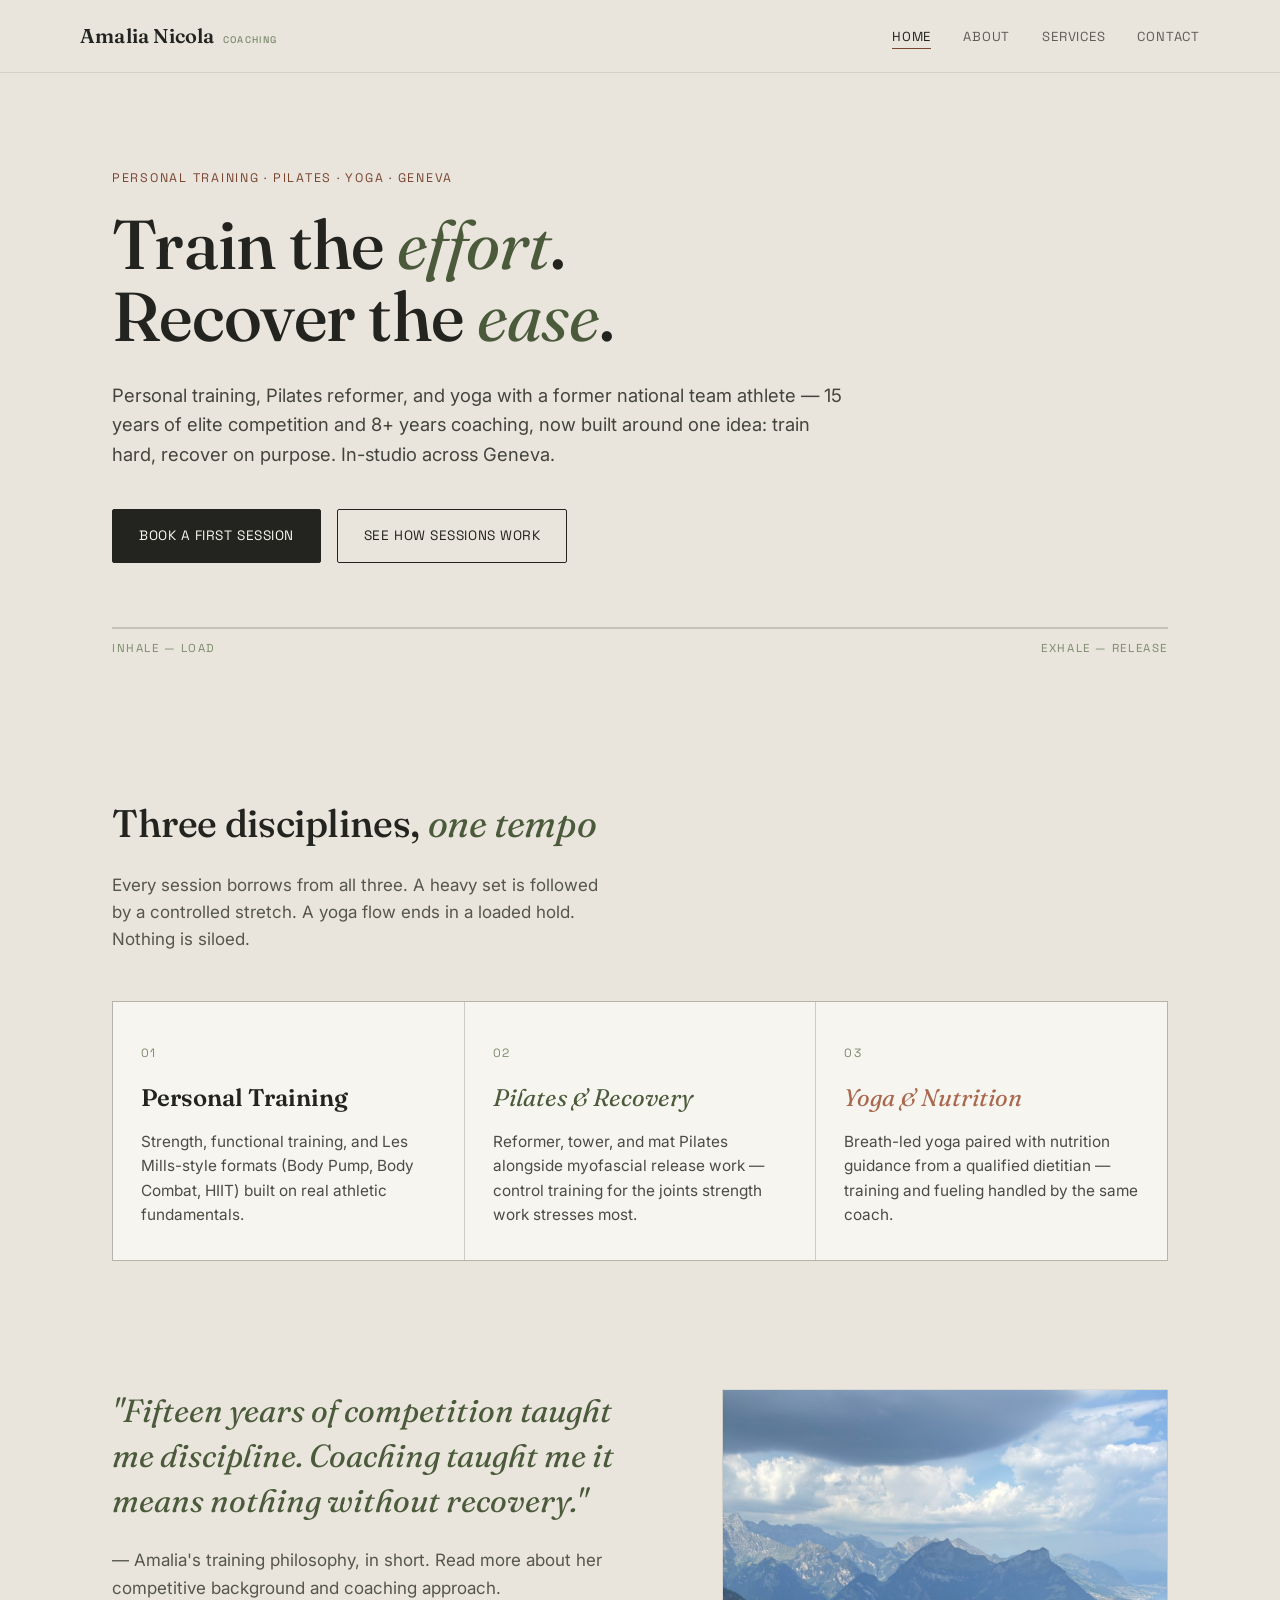
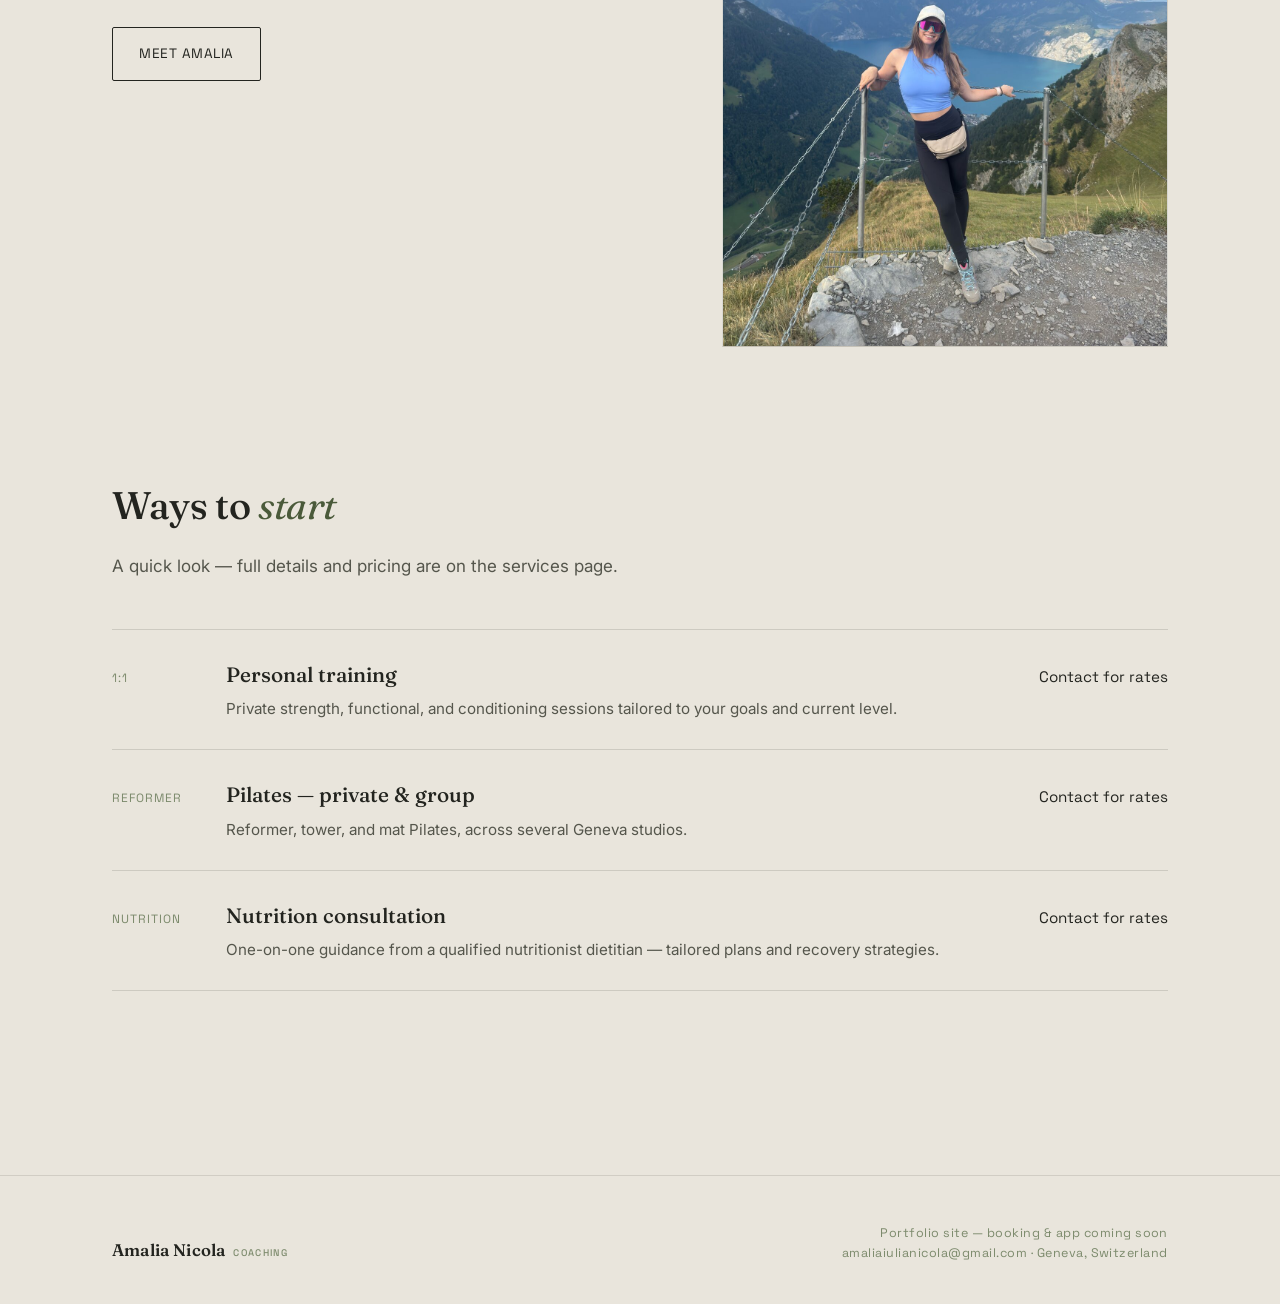
<file: index.html>
<!DOCTYPE html>
<html lang="en">
<head>
<meta charset="UTF-8">
<meta name="viewport" content="width=device-width, initial-scale=1.0">
<title>Amalia Nicola — Personal Training, Pilates & Yoga in Geneva</title>
<meta name="description" content="Personal training, group fitness, and Pilates & yoga coaching in Geneva with Amalia Nicola — former national team athlete, Les Mills & TRX certified, master's in nutrition.">
<link rel="stylesheet" href="style.css">
</head>
<body>

<header class="site">
  <div class="wrap nav">
    <a href="index.html" class="wordmark">Amalia Nicola <small>Coaching</small></a>
    <nav>
      <ul class="nav-links">
        <li><a href="index.html" aria-current="page">Home</a></li>
        <li><a href="about.html">About</a></li>
        <li><a href="services.html">Services</a></li>
        <li><a href="contact.html">Contact</a></li>
      </ul>
    </nav>
  </div>
</header>

<main>
  <section class="hero">
    <div class="wrap">
      <p class="eyebrow">Personal Training · Pilates · Yoga · Geneva</p>
      <h1>Train the <em>effort</em>.<br>Recover the <em>ease</em>.</h1>
      <p class="lede">Personal training, Pilates reformer, and yoga with a former national team athlete — 15 years of elite competition and 8+ years coaching, now built around one idea: train hard, recover on purpose. In-studio across Geneva.</p>
      <div class="cta-row">
        <a href="contact.html" class="btn btn-primary">Book a first session</a>
        <a href="services.html" class="btn btn-ghost">See how sessions work</a>
      </div>

      <div class="tempo-bar animate" role="img" aria-label="A slow expanding and contracting line, representing breath and rep tempo"></div>
      <div class="tempo-label">
        <span>Inhale — load</span>
        <span>Exhale — release</span>
      </div>
    </div>
  </section>

  <section>
    <div class="wrap">
      <div class="section-head">
        <h2>Three disciplines, <em>one tempo</em></h2>
        <p class="section-sub">Every session borrows from all three. A heavy set is followed by a controlled stretch. A yoga flow ends in a loaded hold. Nothing is siloed.</p>
      </div>
      <div class="pillars">
        <div class="pillar strength">
          <span class="num">01</span>
          <h3>Personal Training</h3>
          <p>Strength, functional training, and Les Mills-style formats (Body Pump, Body Combat, HIIT) built on real athletic fundamentals.</p>
        </div>
        <div class="pillar mobility">
          <span class="num">02</span>
          <h3>Pilates &amp; Recovery</h3>
          <p>Reformer, tower, and mat Pilates alongside myofascial release work — control training for the joints strength work stresses most.</p>
        </div>
        <div class="pillar yoga">
          <span class="num">03</span>
          <h3>Yoga &amp; Nutrition</h3>
          <p>Breath-led yoga paired with nutrition guidance from a qualified dietitian — training and fueling handled by the same coach.</p>
        </div>
      </div>
    </div>
  </section>

  <section>
    <div class="wrap two-col">
      <div>
        <blockquote class="quote">"Fifteen years of competition taught me discipline. Coaching taught me it means nothing without recovery."</blockquote>
        <p style="margin-top:24px; color:#55564c; max-width: 46ch;">— Amalia's training philosophy, in short. Read more about her competitive background and coaching approach.</p>
        <a href="about.html" class="btn btn-ghost" style="margin-top: 8px;">Meet Amalia</a>
      </div>
      <div class="portrait">
        <img src="images/amalia-hero.jpg" alt="Amalia Nicola smiling outdoors in the Swiss Alps, overlooking a lake" style="width:100%; height:100%; object-fit:cover;">
      </div>
    </div>
  </section>

  <section>
    <div class="wrap">
      <div class="section-head">
        <h2>Ways to <em>start</em></h2>
        <p class="section-sub">A quick look — full details and pricing are on the services page.</p>
      </div>
      <div class="rows">
        <div class="row">
          <span class="tag">1:1</span>
          <div>
            <h3>Personal training</h3>
            <p>Private strength, functional, and conditioning sessions tailored to your goals and current level.</p>
          </div>
          <span class="price">Contact for rates</span>
        </div>
        <div class="row">
          <span class="tag">Reformer</span>
          <div>
            <h3>Pilates — private &amp; group</h3>
            <p>Reformer, tower, and mat Pilates, across several Geneva studios.</p>
          </div>
          <span class="price">Contact for rates</span>
        </div>
        <div class="row">
          <span class="tag">Nutrition</span>
          <div>
            <h3>Nutrition consultation</h3>
            <p>One-on-one guidance from a qualified nutritionist dietitian — tailored plans and recovery strategies.</p>
          </div>
          <span class="price">Contact for rates</span>
        </div>
      </div>
    </div>
  </section>
</main>

<footer class="site">
  <div class="wrap footer-grid">
    <a href="index.html" class="wordmark">Amalia Nicola <small>Coaching</small></a>
    <div class="footer-meta">
      Portfolio site — booking &amp; app coming soon<br>
      amaliaiulianicola@gmail.com · Geneva, Switzerland
    </div>
  </div>
</footer>

</body>
</html>
</file>
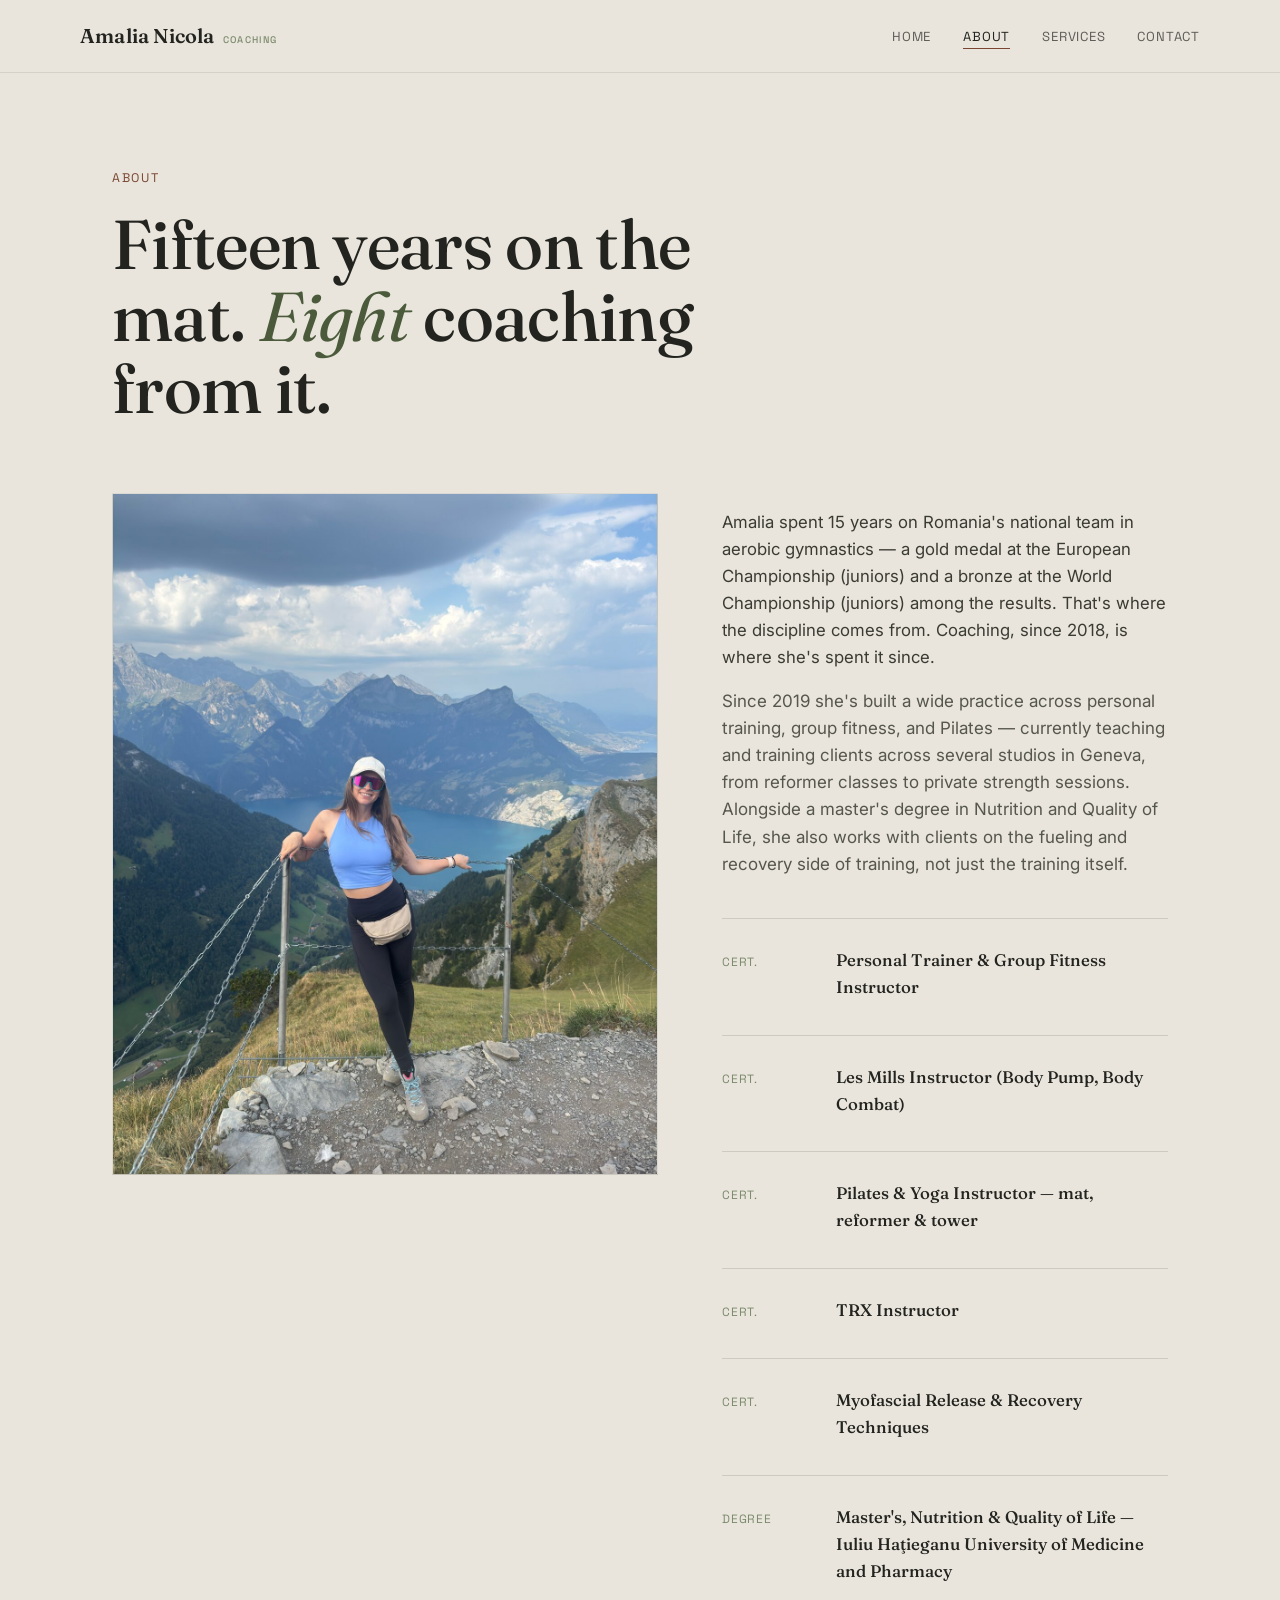
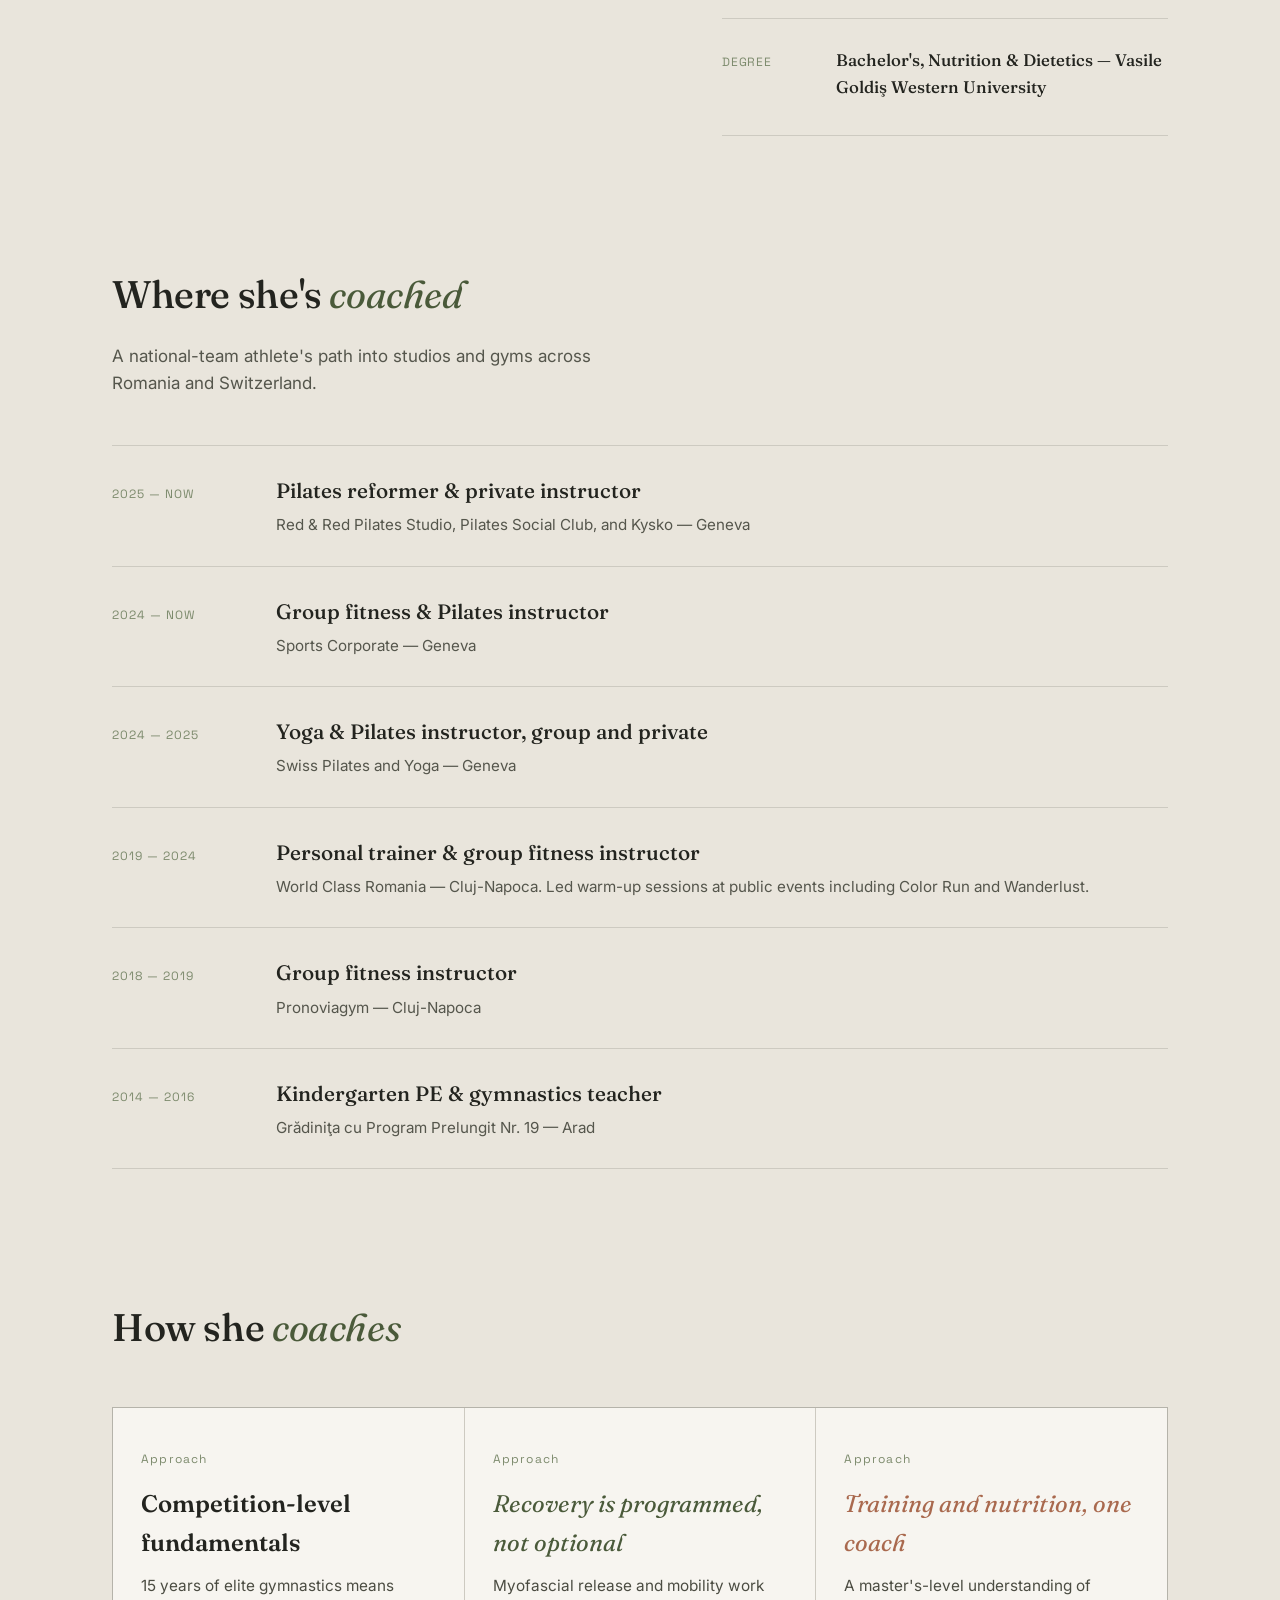
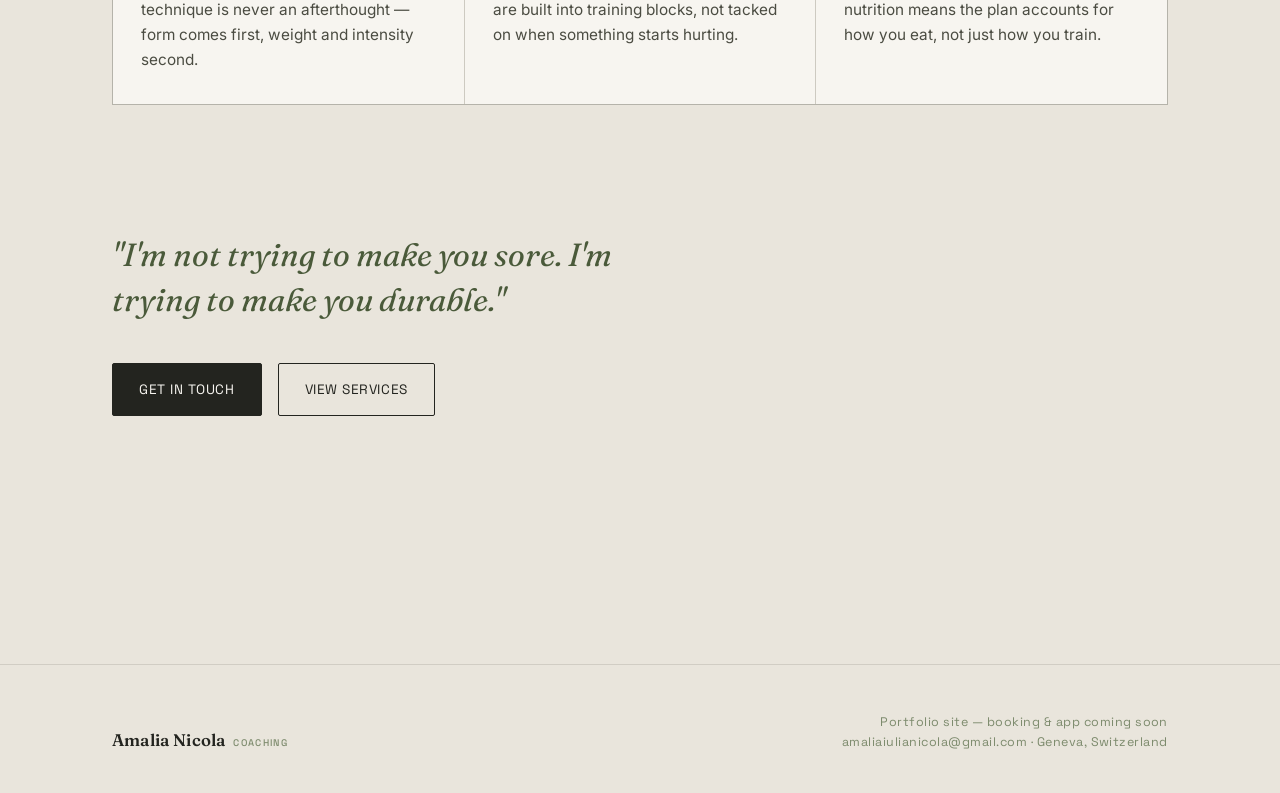
<file: about.html>
<!DOCTYPE html>
<html lang="en">
<head>
<meta charset="UTF-8">
<meta name="viewport" content="width=device-width, initial-scale=1.0">
<title>About — Amalia Nicola Coaching</title>
<meta name="description" content="Former national team gymnast, personal trainer, and Pilates & yoga instructor in Geneva. Background, certifications, and coaching philosophy.">
<link rel="stylesheet" href="style.css">
</head>
<body>

<header class="site">
  <div class="wrap nav">
    <a href="index.html" class="wordmark">Amalia Nicola <small>Coaching</small></a>
    <nav>
      <ul class="nav-links">
        <li><a href="index.html">Home</a></li>
        <li><a href="about.html" aria-current="page">About</a></li>
        <li><a href="services.html">Services</a></li>
        <li><a href="contact.html">Contact</a></li>
      </ul>
    </nav>
  </div>
</header>

<main>
  <section class="hero" style="padding-bottom: 40px;">
    <div class="wrap">
      <p class="eyebrow">About</p>
      <h1 style="max-width: 15ch;">Fifteen years on the mat. <em>Eight</em> coaching from it.</h1>
    </div>
  </section>

  <section style="padding-top:0;">
    <div class="wrap two-col">
      <div class="portrait">
        <img src="images/amalia-hero.jpg" alt="Amalia Nicola smiling outdoors in the Swiss Alps, overlooking a lake" style="width:100%; height:100%; object-fit:cover;">
      </div>
      <div>
        <p style="font-size:1.05rem; color:#3a3b33;">Amalia spent 15 years on Romania's national team in aerobic gymnastics — a gold medal at the European Championship (juniors) and a bronze at the World Championship (juniors) among the results. That's where the discipline comes from. Coaching, since 2018, is where she's spent it since.</p>
        <p style="color:#55564c;">Since 2019 she's built a wide practice across personal training, group fitness, and Pilates — currently teaching and training clients across several studios in Geneva, from reformer classes to private strength sessions. Alongside a master's degree in Nutrition and Quality of Life, she also works with clients on the fueling and recovery side of training, not just the training itself.</p>

        <div class="rows" style="margin-top:40px;">
          <div class="row" style="grid-template-columns: 90px 1fr;">
            <span class="tag">Cert.</span>
            <div><h3 style="font-size:1.05rem;">Personal Trainer &amp; Group Fitness Instructor</h3></div>
          </div>
          <div class="row" style="grid-template-columns: 90px 1fr;">
            <span class="tag">Cert.</span>
            <div><h3 style="font-size:1.05rem;">Les Mills Instructor (Body Pump, Body Combat)</h3></div>
          </div>
          <div class="row" style="grid-template-columns: 90px 1fr;">
            <span class="tag">Cert.</span>
            <div><h3 style="font-size:1.05rem;">Pilates &amp; Yoga Instructor — mat, reformer &amp; tower</h3></div>
          </div>
          <div class="row" style="grid-template-columns: 90px 1fr;">
            <span class="tag">Cert.</span>
            <div><h3 style="font-size:1.05rem;">TRX Instructor</h3></div>
          </div>
          <div class="row" style="grid-template-columns: 90px 1fr;">
            <span class="tag">Cert.</span>
            <div><h3 style="font-size:1.05rem;">Myofascial Release &amp; Recovery Techniques</h3></div>
          </div>
          <div class="row" style="grid-template-columns: 90px 1fr;">
            <span class="tag">Degree</span>
            <div><h3 style="font-size:1.05rem;">Master's, Nutrition &amp; Quality of Life — Iuliu Haţieganu University of Medicine and Pharmacy</h3></div>
          </div>
          <div class="row" style="grid-template-columns: 90px 1fr;">
            <span class="tag">Degree</span>
            <div><h3 style="font-size:1.05rem;">Bachelor's, Nutrition &amp; Dietetics — Vasile Goldiş Western University</h3></div>
          </div>
        </div>
      </div>
    </div>
  </section>

  <section>
    <div class="wrap">
      <div class="section-head">
        <h2>Where she's <em>coached</em></h2>
        <p class="section-sub">A national-team athlete's path into studios and gyms across Romania and Switzerland.</p>
      </div>
      <div class="rows">
        <div class="row" style="grid-template-columns: 140px 1fr;">
          <span class="tag">2025 — Now</span>
          <div>
            <h3>Pilates reformer &amp; private instructor</h3>
            <p>Red &amp; Red Pilates Studio, Pilates Social Club, and Kysko — Geneva</p>
          </div>
        </div>
        <div class="row" style="grid-template-columns: 140px 1fr;">
          <span class="tag">2024 — Now</span>
          <div>
            <h3>Group fitness &amp; Pilates instructor</h3>
            <p>Sports Corporate — Geneva</p>
          </div>
        </div>
        <div class="row" style="grid-template-columns: 140px 1fr;">
          <span class="tag">2024 — 2025</span>
          <div>
            <h3>Yoga &amp; Pilates instructor, group and private</h3>
            <p>Swiss Pilates and Yoga — Geneva</p>
          </div>
        </div>
        <div class="row" style="grid-template-columns: 140px 1fr;">
          <span class="tag">2019 — 2024</span>
          <div>
            <h3>Personal trainer &amp; group fitness instructor</h3>
            <p>World Class Romania — Cluj-Napoca. Led warm-up sessions at public events including Color Run and Wanderlust.</p>
          </div>
        </div>
        <div class="row" style="grid-template-columns: 140px 1fr;">
          <span class="tag">2018 — 2019</span>
          <div>
            <h3>Group fitness instructor</h3>
            <p>Pronoviagym — Cluj-Napoca</p>
          </div>
        </div>
        <div class="row" style="grid-template-columns: 140px 1fr;">
          <span class="tag">2014 — 2016</span>
          <div>
            <h3>Kindergarten PE &amp; gymnastics teacher</h3>
            <p>Grădiniţa cu Program Prelungit Nr. 19 — Arad</p>
          </div>
        </div>
      </div>
    </div>
  </section>

  <section>
    <div class="wrap">
      <div class="section-head">
        <h2>How she <em>coaches</em></h2>
      </div>
      <div class="pillars">
        <div class="pillar strength">
          <span class="num">Approach</span>
          <h3>Competition-level fundamentals</h3>
          <p>15 years of elite gymnastics means technique is never an afterthought — form comes first, weight and intensity second.</p>
        </div>
        <div class="pillar mobility">
          <span class="num">Approach</span>
          <h3>Recovery is programmed, not optional</h3>
          <p>Myofascial release and mobility work are built into training blocks, not tacked on when something starts hurting.</p>
        </div>
        <div class="pillar yoga">
          <span class="num">Approach</span>
          <h3>Training and nutrition, one coach</h3>
          <p>A master's-level understanding of nutrition means the plan accounts for how you eat, not just how you train.</p>
        </div>
      </div>
    </div>
  </section>

  <section>
    <div class="wrap">
      <blockquote class="quote">"I'm not trying to make you sore. I'm trying to make you durable."</blockquote>
      <div class="cta-row" style="margin-top:40px;">
        <a href="contact.html" class="btn btn-primary">Get in touch</a>
        <a href="services.html" class="btn btn-ghost">View services</a>
      </div>
    </div>
  </section>
</main>

<footer class="site">
  <div class="wrap footer-grid">
    <a href="index.html" class="wordmark">Amalia Nicola <small>Coaching</small></a>
    <div class="footer-meta">
      Portfolio site — booking &amp; app coming soon<br>
      amaliaiulianicola@gmail.com · Geneva, Switzerland
    </div>
  </div>
</footer>

</body>
</html>
</file>
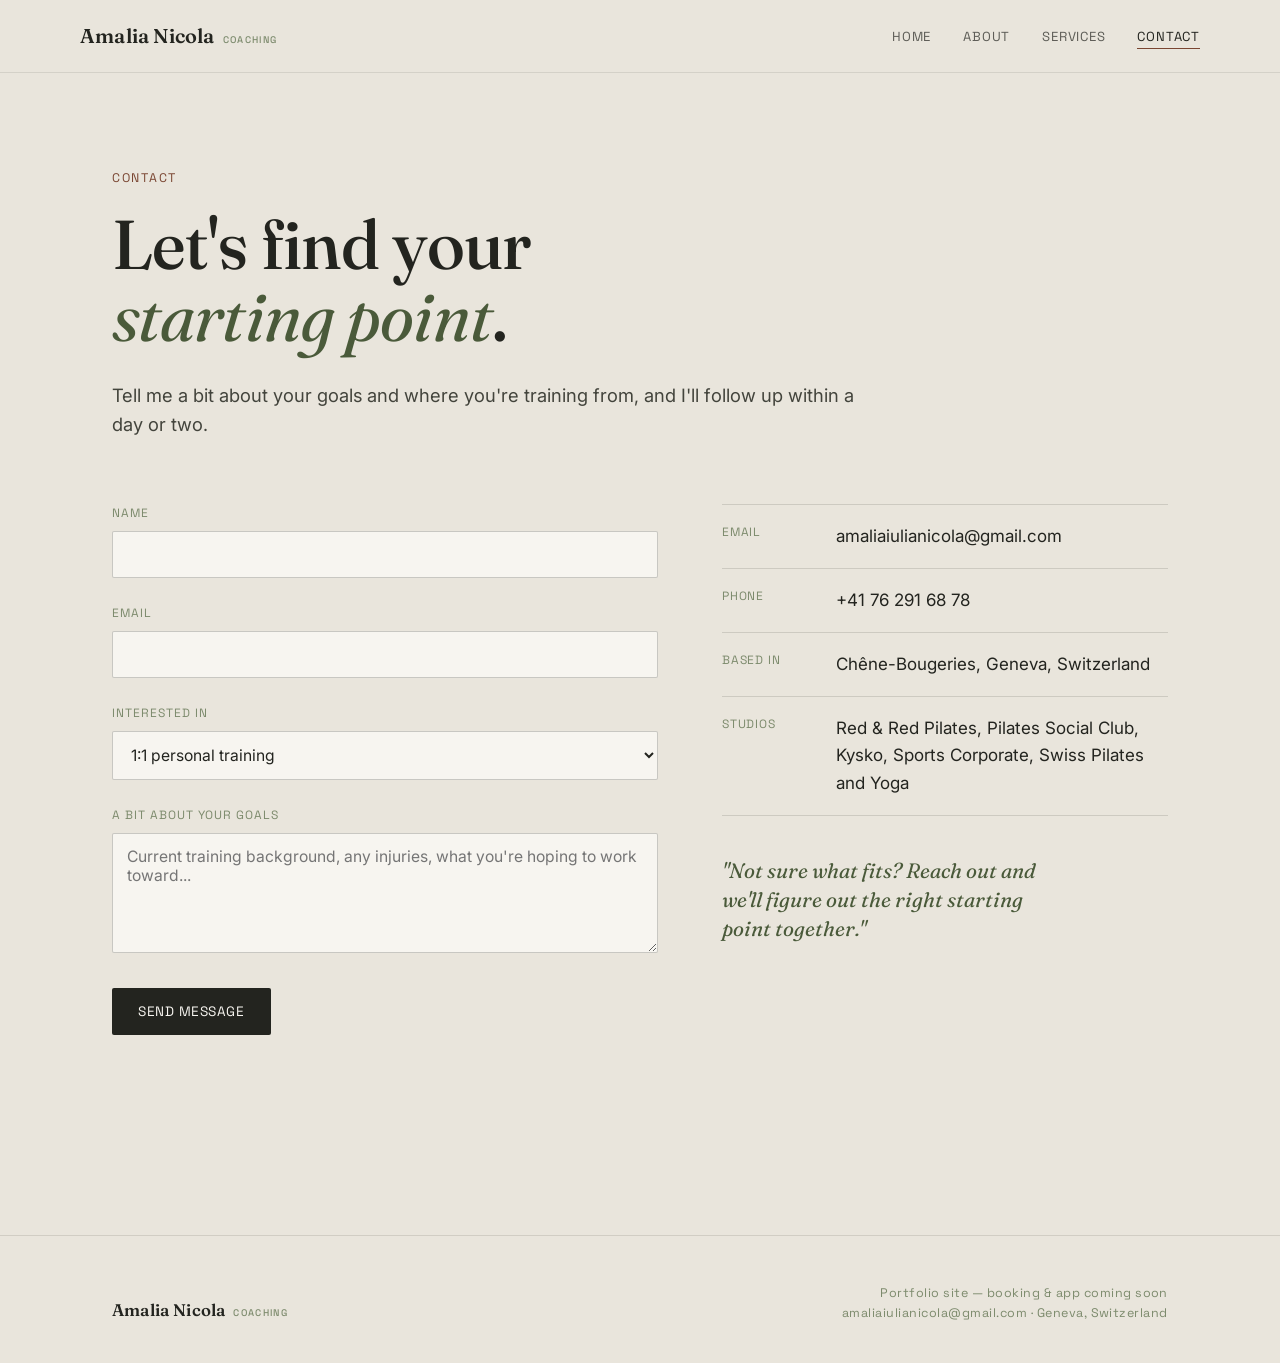
<file: contact.html>
<!DOCTYPE html>
<html lang="en">
<head>
<meta charset="UTF-8">
<meta name="viewport" content="width=device-width, initial-scale=1.0">
<title>Contact — Amalia Nicola Coaching</title>
<meta name="description" content="Get in touch with Amalia Nicola in Geneva to book a session or ask a question.">
<link rel="stylesheet" href="style.css">
</head>
<body>

<header class="site">
  <div class="wrap nav">
    <a href="index.html" class="wordmark">Amalia Nicola <small>Coaching</small></a>
    <nav>
      <ul class="nav-links">
        <li><a href="index.html">Home</a></li>
        <li><a href="about.html">About</a></li>
        <li><a href="services.html">Services</a></li>
        <li><a href="contact.html" aria-current="page">Contact</a></li>
      </ul>
    </nav>
  </div>
</header>

<main>
  <section class="hero" style="padding-bottom:24px;">
    <div class="wrap">
      <p class="eyebrow">Contact</p>
      <h1 style="max-width: 13ch;">Let's find your <em>starting point</em>.</h1>
      <p class="lede">Tell me a bit about your goals and where you're training from, and I'll follow up within a day or two.</p>
    </div>
  </section>

  <section style="padding-top:0;">
    <div class="wrap two-col">
      <div>
        <form class="contact-form" id="contactForm">
          <div class="field">
            <label for="name">Name</label>
            <input type="text" id="name" name="name" required>
          </div>
          <div class="field">
            <label for="email">Email</label>
            <input type="email" id="email" name="email" required>
          </div>
          <div class="field">
            <label for="interest">Interested in</label>
            <select id="interest" name="interest">
              <option>1:1 personal training</option>
              <option>Pilates — reformer or mat</option>
              <option>Yoga</option>
              <option>Group fitness (Les Mills / TRX / HIIT)</option>
              <option>Nutrition consultation</option>
              <option>Not sure yet</option>
            </select>
          </div>
          <div class="field">
            <label for="message">A bit about your goals</label>
            <textarea id="message" name="message" placeholder="Current training background, any injuries, what you're hoping to work toward..."></textarea>
          </div>
          <button type="submit" class="btn btn-primary" style="border:none; cursor:pointer;">Send message</button>
          <p id="formNote" style="margin-top:16px; font-size:0.9rem; color:#55564c;"></p>
        </form>
      </div>

      <div>
        <div class="contact-detail">
          <span class="label">Email</span>
          <span>amaliaiulianicola@gmail.com</span>
        </div>
        <div class="contact-detail">
          <span class="label">Phone</span>
          <span>+41 76 291 68 78</span>
        </div>
        <div class="contact-detail">
          <span class="label">Based in</span>
          <span>Chêne-Bougeries, Geneva, Switzerland</span>
        </div>
        <div class="contact-detail">
          <span class="label">Studios</span>
          <span>Red &amp; Red Pilates, Pilates Social Club, Kysko, Sports Corporate, Swiss Pilates and Yoga</span>
        </div>

        <blockquote class="quote" style="margin-top:40px; font-size:1.3rem;">"Not sure what fits? Reach out and we'll figure out the right starting point together."</blockquote>
      </div>
    </div>
  </section>
</main>

<footer class="site">
  <div class="wrap footer-grid">
    <a href="index.html" class="wordmark">Amalia Nicola <small>Coaching</small></a>
    <div class="footer-meta">
      Portfolio site — booking &amp; app coming soon<br>
      amaliaiulianicola@gmail.com · Geneva, Switzerland
    </div>
  </div>
</footer>

<script>
  document.getElementById('contactForm').addEventListener('submit', function(e){
    e.preventDefault();
    const note = document.getElementById('formNote');
    note.textContent = "This form isn't wired up to send yet — connect it to an email service (like Formspree) or your booking app before launch. For now, reach out directly at amaliaiulianicola@gmail.com.";
  });
</script>

</body>
</html>
</file>
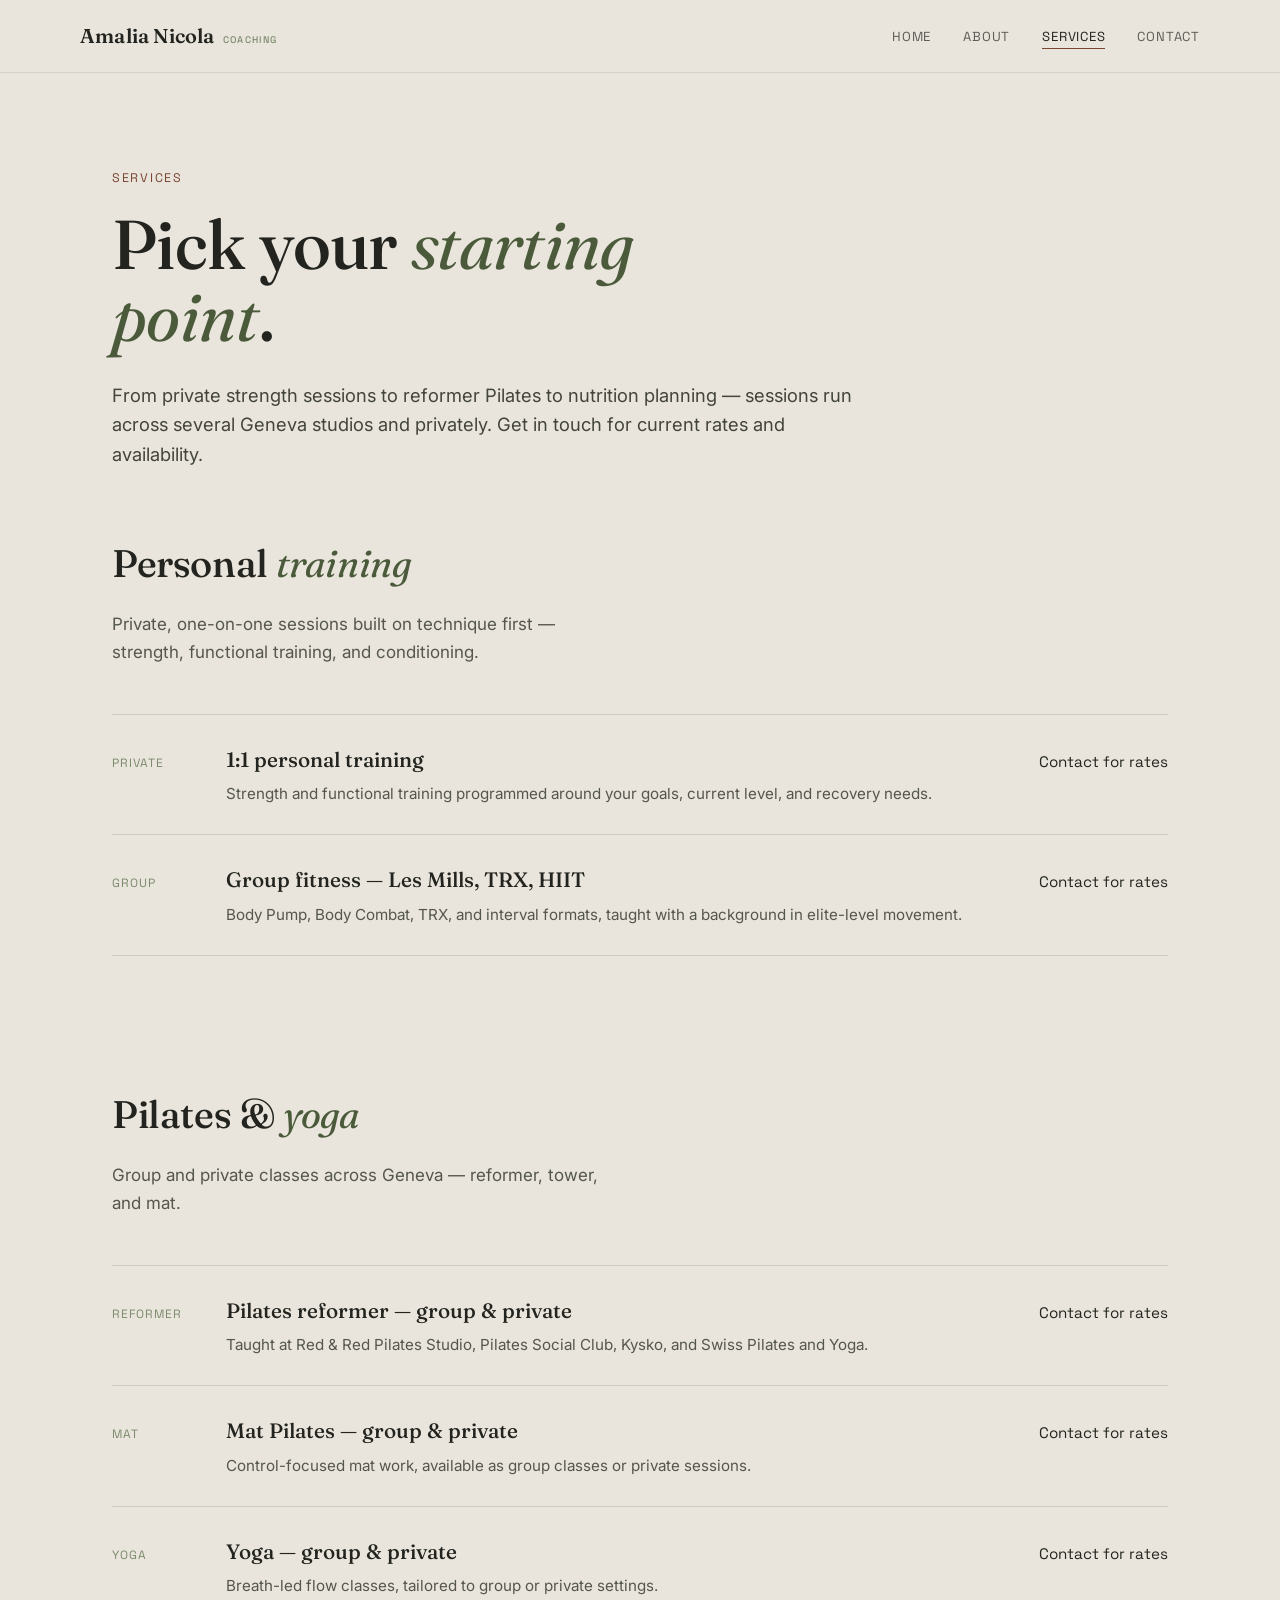
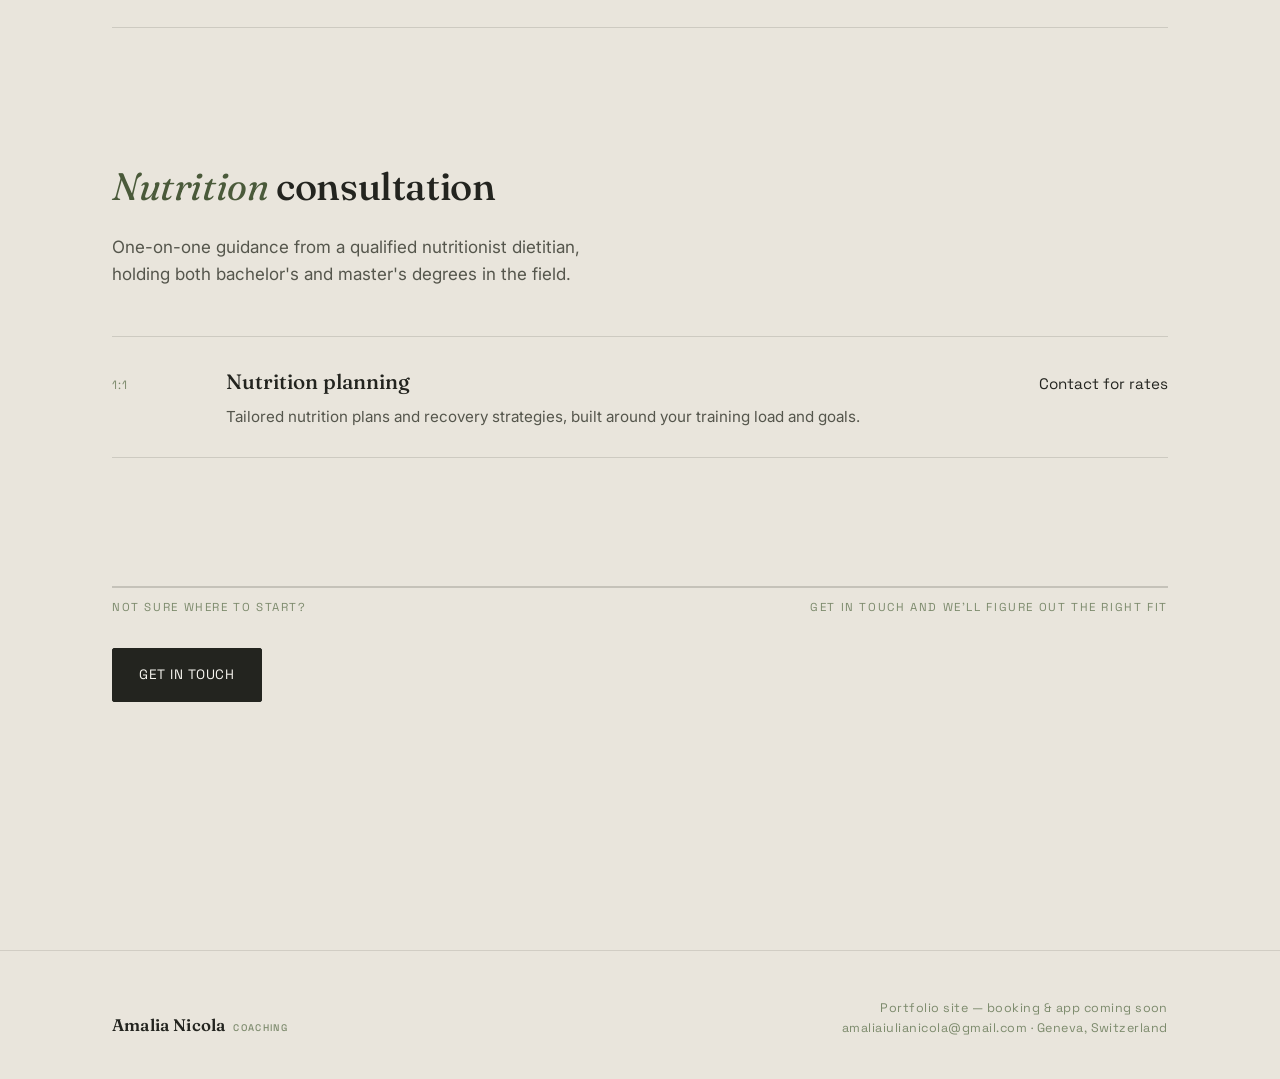
<file: services.html>
<!DOCTYPE html>
<html lang="en">
<head>
<meta charset="UTF-8">
<meta name="viewport" content="width=device-width, initial-scale=1.0">
<title>Services — Amalia Nicola Coaching</title>
<meta name="description" content="Personal training, Pilates, yoga, group fitness and nutrition consultations with Amalia Nicola in Geneva.">
<link rel="stylesheet" href="style.css">
</head>
<body>

<header class="site">
  <div class="wrap nav">
    <a href="index.html" class="wordmark">Amalia Nicola <small>Coaching</small></a>
    <nav>
      <ul class="nav-links">
        <li><a href="index.html">Home</a></li>
        <li><a href="about.html">About</a></li>
        <li><a href="services.html" aria-current="page">Services</a></li>
        <li><a href="contact.html">Contact</a></li>
      </ul>
    </nav>
  </div>
</header>

<main>
  <section class="hero" style="padding-bottom: 24px;">
    <div class="wrap">
      <p class="eyebrow">Services</p>
      <h1 style="max-width: 14ch;">Pick your <em>starting point</em>.</h1>
      <p class="lede">From private strength sessions to reformer Pilates to nutrition planning — sessions run across several Geneva studios and privately. Get in touch for current rates and availability.</p>
    </div>
  </section>

  <section style="padding-top:0;">
    <div class="wrap">
      <div class="section-head">
        <h2>Personal <em>training</em></h2>
        <p class="section-sub">Private, one-on-one sessions built on technique first — strength, functional training, and conditioning.</p>
      </div>
      <div class="rows">
        <div class="row">
          <span class="tag">Private</span>
          <div>
            <h3>1:1 personal training</h3>
            <p>Strength and functional training programmed around your goals, current level, and recovery needs.</p>
          </div>
          <span class="price">Contact for rates</span>
        </div>
        <div class="row">
          <span class="tag">Group</span>
          <div>
            <h3>Group fitness — Les Mills, TRX, HIIT</h3>
            <p>Body Pump, Body Combat, TRX, and interval formats, taught with a background in elite-level movement.</p>
          </div>
          <span class="price">Contact for rates</span>
        </div>
      </div>
    </div>
  </section>

  <section>
    <div class="wrap">
      <div class="section-head">
        <h2>Pilates &amp; <em>yoga</em></h2>
        <p class="section-sub">Group and private classes across Geneva — reformer, tower, and mat.</p>
      </div>
      <div class="rows">
        <div class="row">
          <span class="tag">Reformer</span>
          <div>
            <h3>Pilates reformer — group &amp; private</h3>
            <p>Taught at Red &amp; Red Pilates Studio, Pilates Social Club, Kysko, and Swiss Pilates and Yoga.</p>
          </div>
          <span class="price">Contact for rates</span>
        </div>
        <div class="row">
          <span class="tag">Mat</span>
          <div>
            <h3>Mat Pilates — group &amp; private</h3>
            <p>Control-focused mat work, available as group classes or private sessions.</p>
          </div>
          <span class="price">Contact for rates</span>
        </div>
        <div class="row">
          <span class="tag">Yoga</span>
          <div>
            <h3>Yoga — group &amp; private</h3>
            <p>Breath-led flow classes, tailored to group or private settings.</p>
          </div>
          <span class="price">Contact for rates</span>
        </div>
      </div>
    </div>
  </section>

  <section>
    <div class="wrap">
      <div class="section-head">
        <h2><em>Nutrition</em> consultation</h2>
        <p class="section-sub">One-on-one guidance from a qualified nutritionist dietitian, holding both bachelor's and master's degrees in the field.</p>
      </div>
      <div class="rows">
        <div class="row">
          <span class="tag">1:1</span>
          <div>
            <h3>Nutrition planning</h3>
            <p>Tailored nutrition plans and recovery strategies, built around your training load and goals.</p>
          </div>
          <span class="price">Contact for rates</span>
        </div>
      </div>
    </div>
  </section>

  <section>
    <div class="wrap">
      <div class="tempo-bar animate" role="img" aria-label="A slow expanding and contracting line, representing breath and rep tempo"></div>
      <div class="tempo-label">
        <span>Not sure where to start?</span>
        <span>Get in touch and we'll figure out the right fit</span>
      </div>
      <div class="cta-row" style="margin-top:32px;">
        <a href="contact.html" class="btn btn-primary">Get in touch</a>
      </div>
    </div>
  </section>
</main>

<footer class="site">
  <div class="wrap footer-grid">
    <a href="index.html" class="wordmark">Amalia Nicola <small>Coaching</small></a>
    <div class="footer-meta">
      Portfolio site — booking &amp; app coming soon<br>
      amaliaiulianicola@gmail.com · Geneva, Switzerland
    </div>
  </div>
</footer>

</body>
</html>
</file>
<file: style.css>
@import url('https://fonts.googleapis.com/css2?family=Fraunces:ital,opsz,wght@0,9..144,300;0,9..144,500;0,9..144,600;1,9..144,400;1,9..144,500&family=Inter:wght@400;500;600&family=Space+Grotesk:wght@400;500;600&display=swap');

:root{
  --stone: #E9E5DC;
  --stone-dim: #DDD8CC;
  --chalk: #F7F5F0;
  --ink: #23241F;
  --moss: #4A5A3A;
  --moss-soft: #7C8A6C;
  --iron: #7A4632;
  --iron-soft: #A9694E;

  --display: 'Fraunces', serif;
  --body: 'Inter', sans-serif;
  --mono: 'Space Grotesk', sans-serif;

  --measure: 62ch;
}

*{ box-sizing: border-box; }
html{ scroll-behavior: smooth; }

body{
  margin:0;
  background: var(--stone);
  color: var(--ink);
  font-family: var(--body);
  font-size: 17px;
  line-height: 1.6;
  -webkit-font-smoothing: antialiased;
}

@media (prefers-reduced-motion: reduce){
  html{ scroll-behavior: auto; }
  *{ animation-duration: 0.01ms !important; animation-iteration-count: 1 !important; transition-duration: 0.01ms !important; }
}

a{ color: inherit; }
img{ max-width:100%; display:block; }

/* ---------- Layout shell ---------- */
.wrap{ max-width: 1120px; margin: 0 auto; padding: 0 32px; }

header.site{
  position: sticky; top:0; z-index: 50;
  background: rgba(233,229,220,0.88);
  backdrop-filter: blur(8px);
  border-bottom: 1px solid rgba(35,36,31,0.1);
}
.nav{
  display:flex; align-items:center; justify-content:space-between;
  padding: 20px 0;
}
.wordmark{
  font-family: var(--display);
  font-weight: 600;
  font-size: 1.25rem;
  letter-spacing: 0.01em;
  text-decoration: none;
  display:flex; align-items:baseline; gap:8px;
}
.wordmark small{
  font-family: var(--mono);
  font-size: 0.6rem;
  font-weight: 500;
  color: var(--moss-soft);
  letter-spacing: 0.14em;
  text-transform: uppercase;
}
.nav-links{ display:flex; gap: 32px; list-style:none; margin:0; padding:0; }
.nav-links a{
  text-decoration:none;
  font-family: var(--mono);
  font-size: 0.82rem;
  letter-spacing: 0.06em;
  text-transform: uppercase;
  color: var(--ink);
  opacity: 0.7;
  transition: opacity 0.2s ease;
  padding-bottom: 3px;
  border-bottom: 1px solid transparent;
}
.nav-links a:hover, .nav-links a[aria-current="page"]{ opacity:1; border-color: var(--iron); }
.nav-toggle{ display:none; }

footer.site{
  border-top: 1px solid rgba(35,36,31,0.12);
  padding: 48px 0 40px;
  margin-top: 120px;
}
.footer-grid{
  display:flex; justify-content:space-between; align-items:flex-end; flex-wrap:wrap; gap: 24px;
}
.footer-grid .wordmark{ font-size: 1.05rem; }
.footer-meta{
  font-family: var(--mono); font-size: 0.78rem; letter-spacing: 0.04em;
  color: var(--moss-soft); text-align:right;
}

/* ---------- Breathing signature element ---------- */
.tempo-bar{
  height: 2px;
  width: 100%;
  background: var(--ink);
  transform-origin: center;
  opacity: 0.18;
}
.tempo-bar.animate{
  animation: breathe 8s ease-in-out infinite;
}
@keyframes breathe{
  0%   { transform: scaleX(0.35); opacity: 0.15; }
  40%  { transform: scaleX(1);    opacity: 0.55; }
  55%  { transform: scaleX(1);    opacity: 0.55; }
  100% { transform: scaleX(0.35); opacity: 0.15; }
}
.tempo-label{
  font-family: var(--mono);
  font-size: 0.72rem;
  letter-spacing: 0.14em;
  text-transform: uppercase;
  color: var(--moss-soft);
  display:flex; justify-content:space-between;
  margin-top: 10px;
}

/* ---------- Hero ---------- */
.hero{ padding: 96px 0 72px; }
.eyebrow{
  font-family: var(--mono);
  font-size: 0.78rem;
  letter-spacing: 0.14em;
  text-transform: uppercase;
  color: var(--iron);
  margin: 0 0 20px;
}
h1{
  font-family: var(--display);
  font-weight: 500;
  font-size: clamp(2.6rem, 5.4vw, 4.6rem);
  line-height: 1.04;
  margin: 0 0 28px;
  letter-spacing: -0.01em;
  max-width: 15ch;
}
h1 em{
  font-style: italic;
  font-weight: 400;
  color: var(--moss);
}
.lede{
  font-size: 1.15rem;
  max-width: var(--measure);
  color: #43443c;
  margin: 0 0 40px;
}
.cta-row{ display:flex; gap:16px; flex-wrap:wrap; align-items:center; margin-bottom: 64px; }

.btn{
  display:inline-flex; align-items:center; gap:10px;
  font-family: var(--mono);
  font-size: 0.85rem;
  letter-spacing: 0.04em;
  text-transform: uppercase;
  text-decoration:none;
  padding: 15px 26px;
  border-radius: 2px;
  border: 1px solid var(--ink);
  transition: background 0.2s ease, color 0.2s ease, transform 0.2s ease;
}
.btn-primary{ background: var(--ink); color: var(--chalk); }
.btn-primary:hover{ background: var(--moss); border-color: var(--moss); transform: translateY(-1px); }
.btn-ghost{ background: transparent; color: var(--ink); }
.btn-ghost:hover{ background: rgba(35,36,31,0.06); }

/* ---------- Section scaffolding ---------- */
section{ padding: 64px 0; }
.section-head{ margin-bottom: 48px; max-width: 46ch; }
h2{
  font-family: var(--display);
  font-weight: 500;
  font-size: clamp(1.8rem, 3vw, 2.4rem);
  margin: 0 0 12px;
  letter-spacing: -0.01em;
}
h2 em{ font-style: italic; font-weight: 400; color: var(--moss); }
.section-sub{ color: #55564c; max-width: var(--measure); }

hr.rule{
  border: none; border-top: 1px solid rgba(35,36,31,0.14);
  margin: 0;
}

/* ---------- Pillars (Strength / Mobility / Yoga+Pilates) ---------- */
.pillars{
  display:grid; grid-template-columns: repeat(3, 1fr); gap: 1px;
  background: rgba(35,36,31,0.14);
  border: 1px solid rgba(35,36,31,0.14);
}
.pillar{
  background: var(--chalk);
  padding: 36px 28px 32px;
}
.pillar .num{
  font-family: var(--mono); font-size: 0.75rem; color: var(--moss-soft);
  letter-spacing: 0.1em;
}
.pillar h3{
  font-family: var(--display); font-size: 1.5rem; margin: 14px 0 12px;
}
.pillar.strength h3{ font-weight: 600; font-style: normal; }
.pillar.mobility h3{ font-weight: 400; font-style: italic; color: var(--moss); }
.pillar.yoga h3{ font-weight: 400; font-style: italic; color: var(--iron-soft); }
.pillar p{ color: #4b4c42; font-size: 0.96rem; margin: 0; }

@media (max-width: 820px){
  .pillars{ grid-template-columns: 1fr; }
}

/* ---------- Mark / abstract signature graphic ---------- */
.mark{
  width: 100%;
  height: auto;
}

/* ---------- Cards / list rows ---------- */
.rows{ border-top: 1px solid rgba(35,36,31,0.14); }
.row{
  display:grid; grid-template-columns: 90px 1fr auto; gap: 24px; align-items: baseline;
  padding: 28px 0;
  border-bottom: 1px solid rgba(35,36,31,0.14);
}
.row .tag{ font-family: var(--mono); font-size: 0.75rem; color: var(--moss-soft); text-transform: uppercase; letter-spacing: 0.08em; }
.row h3{ font-family: var(--display); font-weight: 500; font-size: 1.3rem; margin:0 0 6px; }
.row p{ margin:0; color:#55564c; font-size: 0.95rem; }
.row .price{ font-family: var(--mono); font-size: 0.95rem; white-space:nowrap; }

@media (max-width: 640px){
  .row{ grid-template-columns: 1fr; gap: 6px; }
}

/* ---------- Quote / philosophy block ---------- */
.quote{
  font-family: var(--display);
  font-style: italic;
  font-weight: 400;
  font-size: clamp(1.4rem, 2.6vw, 2rem);
  line-height: 1.4;
  max-width: 26ch;
  color: var(--moss);
  margin: 0;
}

/* ---------- Portrait placeholder (abstract, no photo) ---------- */
.portrait{
  aspect-ratio: 4/5;
  background: linear-gradient(155deg, var(--stone-dim), var(--chalk) 60%);
  border: 1px solid rgba(35,36,31,0.14);
  position: relative;
  overflow: hidden;
}
.portrait svg{ position:absolute; inset:0; width:100%; height:100%; }

/* ---------- Two column ---------- */
.two-col{
  display:grid; grid-template-columns: 1.1fr 0.9fr; gap: 64px; align-items: start;
}
@media (max-width: 860px){
  .two-col{ grid-template-columns: 1fr; gap: 40px; }
}

/* ---------- Form ---------- */
form.contact-form{ max-width: 560px; }
.field{ margin-bottom: 26px; }
.field label{
  display:block; font-family: var(--mono); font-size: 0.75rem;
  text-transform: uppercase; letter-spacing: 0.08em; color: var(--moss-soft);
  margin-bottom: 8px;
}
.field input, .field select, .field textarea{
  width:100%; background: var(--chalk); border: 1px solid rgba(35,36,31,0.22);
  padding: 13px 14px; font-family: var(--body); font-size: 0.98rem; color: var(--ink);
  border-radius: 2px;
}
.field textarea{ min-height: 120px; resize: vertical; }
.field input:focus, .field select:focus, .field textarea:focus{
  outline: 2px solid var(--moss); outline-offset: 1px;
}

.contact-detail{
  display:flex; gap:14px; padding: 18px 0; border-bottom: 1px solid rgba(35,36,31,0.14);
}
.contact-detail:first-child{ border-top: 1px solid rgba(35,36,31,0.14); }
.contact-detail .label{ font-family: var(--mono); font-size:0.75rem; text-transform:uppercase; letter-spacing:0.08em; color: var(--moss-soft); width: 100px; flex-shrink:0; }

/* focus visibility */
a:focus-visible, button:focus-visible, .btn:focus-visible{
  outline: 2px solid var(--iron); outline-offset: 2px;
}

/* mobile nav */
@media (max-width: 720px){
  .nav-links{ display:none; }
}
</file>
